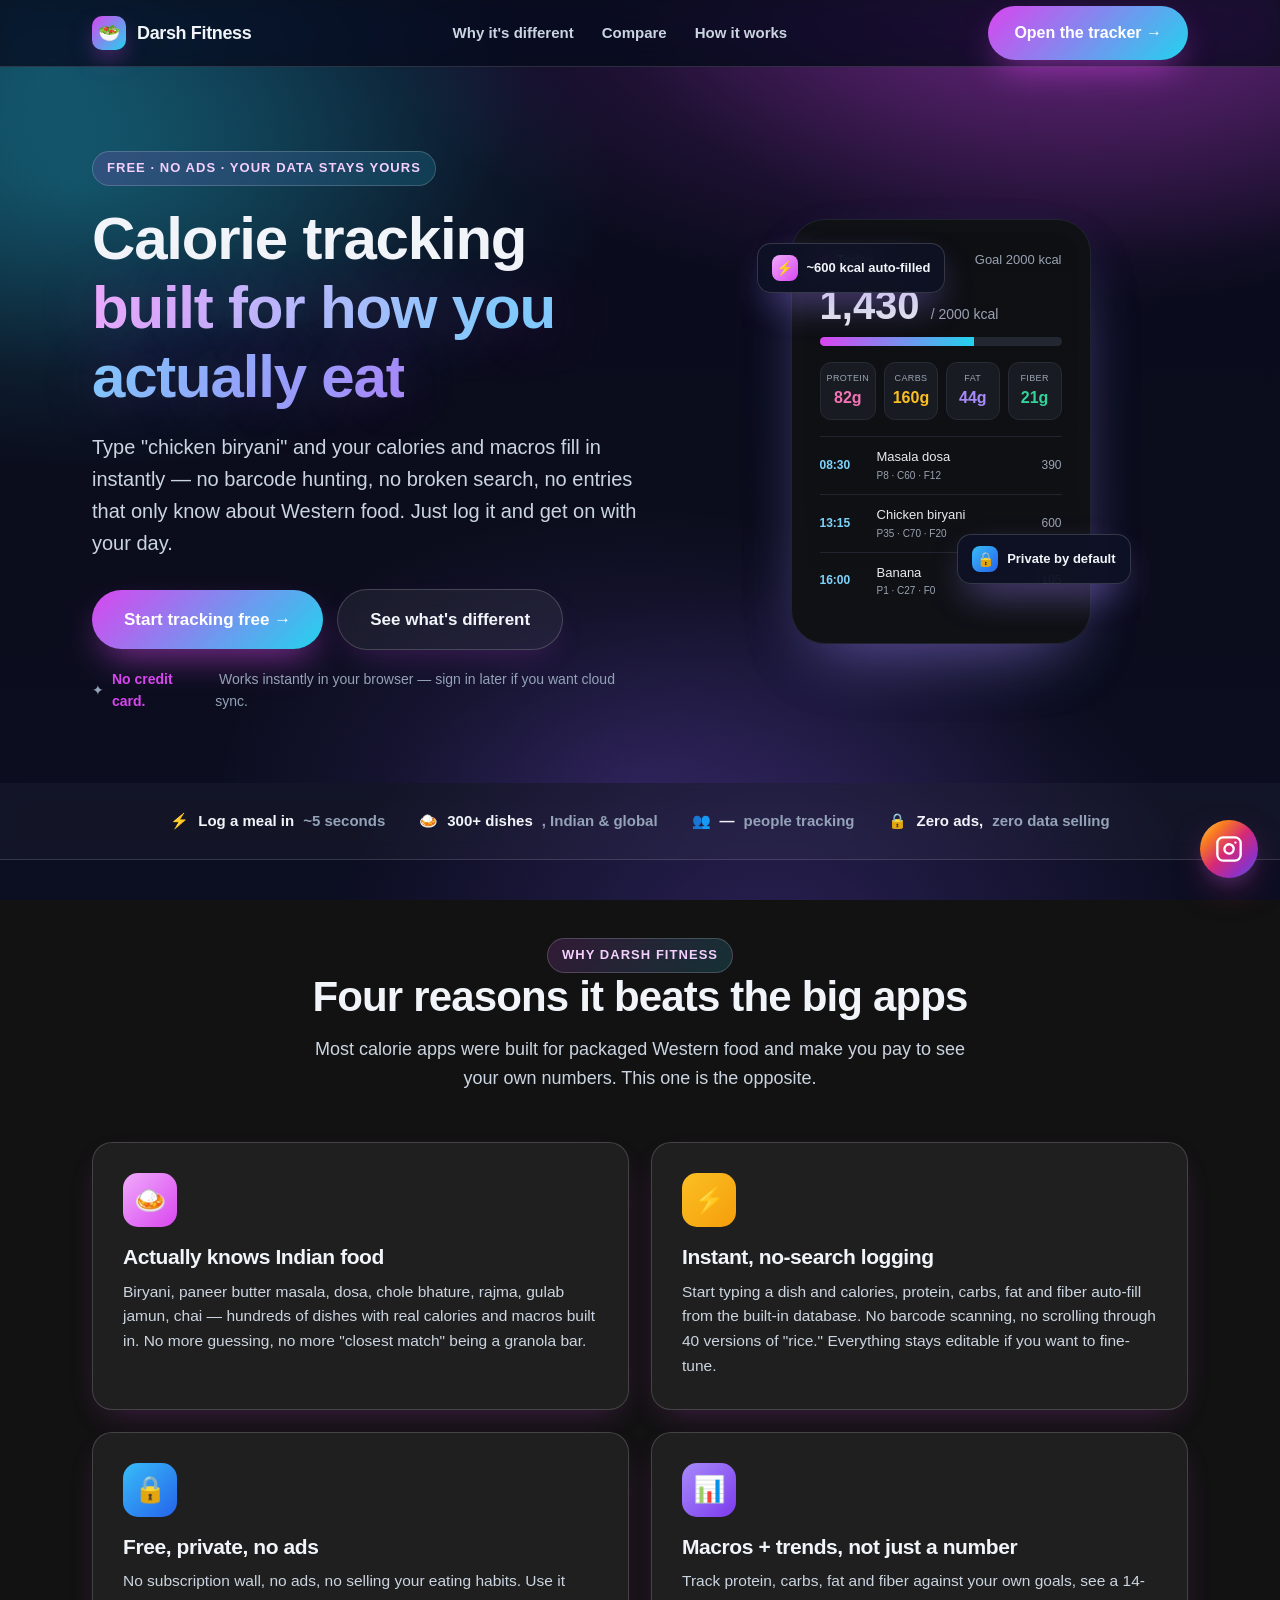
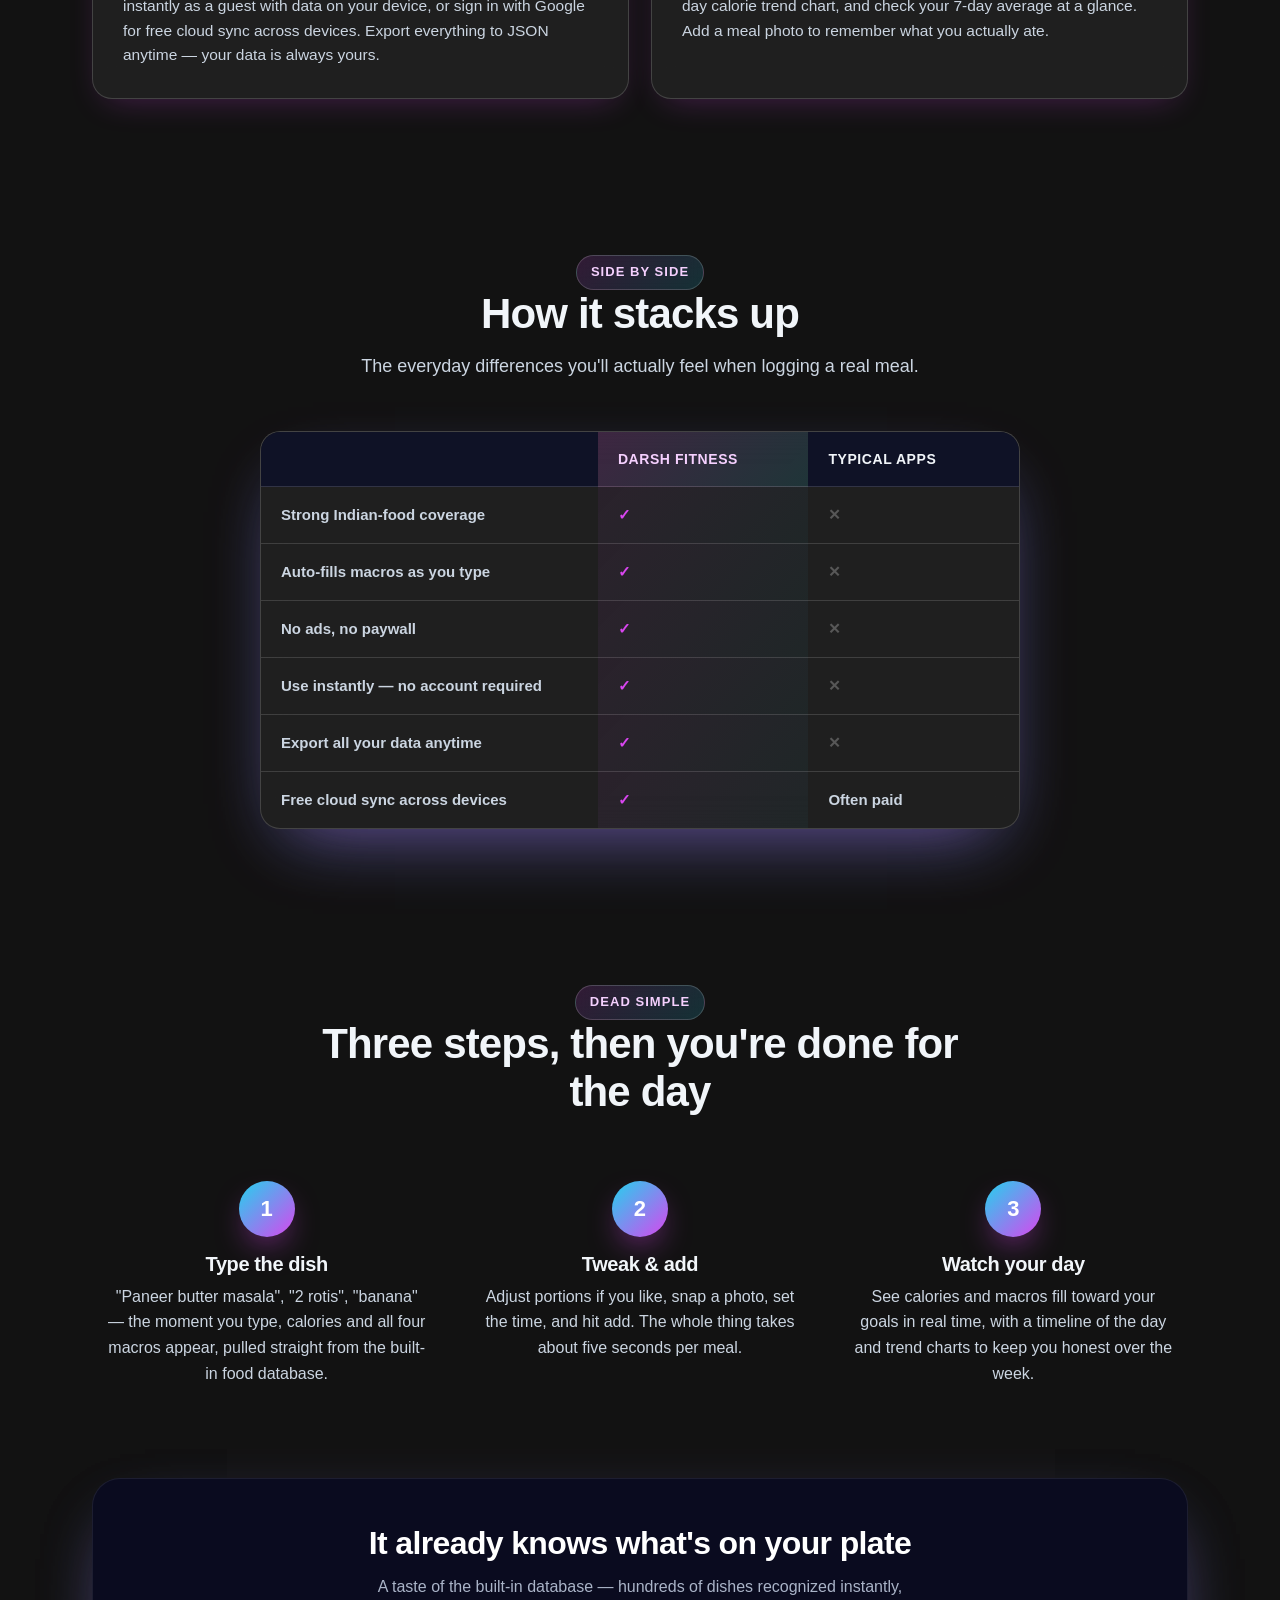
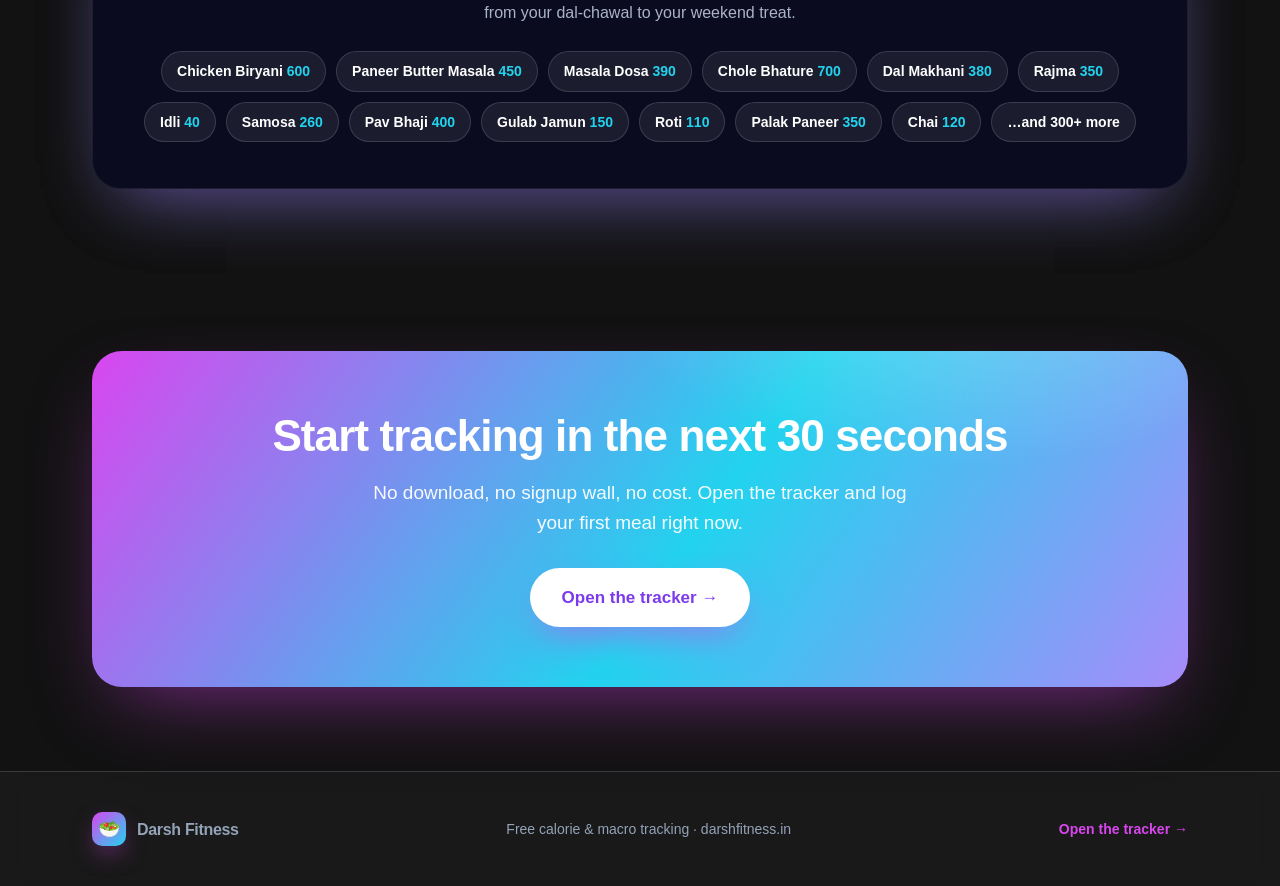
<file: index.html>
<!DOCTYPE html>
<html lang="en">
<head>
<meta charset="UTF-8">
<meta name="viewport" content="width=device-width, initial-scale=1.0">
<title>Darsh Fitness — The calorie tracker built for how Indians actually eat</title>
<meta name="description" content="Log a meal in seconds — just type the dish. Deep Indian-food coverage, full macro tracking, trends, and total privacy. Free, no ads, your data stays yours.">
<link rel="icon" type="image/svg+xml" href="favicon.svg">
<link rel="apple-touch-icon" href="favicon.svg">
<meta name="theme-color" content="#0b0d1c">

<link rel="canonical" href="https://darshfitness.in/">
<meta name="robots" content="index, follow, max-image-preview:large">
<meta name="author" content="Darsh Fitness">
<meta name="keywords" content="indian calorie tracker, calorie counter, indian food calories, biryani calories, intermittent fasting tracker, macro tracker, free fitness app, no ads calorie tracker">

<!-- Open Graph (Facebook, LinkedIn, WhatsApp link preview) -->
<meta property="og:type" content="website">
<meta property="og:url" content="https://darshfitness.in/">
<meta property="og:title" content="Darsh Fitness — The calorie tracker built for how Indians actually eat">
<meta property="og:description" content="Log a meal in seconds — just type the dish. Deep Indian-food coverage, full macro tracking, intermittent fasting timer, AI-powered. Free, no ads.">
<meta property="og:image" content="https://darshfitness.in/og-image.png">
<meta property="og:image:width" content="1200">
<meta property="og:image:height" content="630">
<meta property="og:image:alt" content="Darsh Fitness — free AI calorie tracker for Indian food">
<meta property="og:site_name" content="Darsh Fitness">
<meta property="og:locale" content="en_IN">

<!-- Twitter Card -->
<meta name="twitter:card" content="summary_large_image">
<meta name="twitter:url" content="https://darshfitness.in/">
<meta name="twitter:title" content="Darsh Fitness — Calorie tracker built for Indian food">
<meta name="twitter:description" content="AI-powered. Type 'biryani' — calories + macros auto-fill. Free, no ads. Built for how Indians actually eat.">
<meta name="twitter:image" content="https://darshfitness.in/og-image.png">

<!-- JSON-LD: WebApplication + Organization (helps Google understand what the site is) -->
<script type="application/ld+json">
{
  "@context": "https://schema.org",
  "@graph": [
    {
      "@type": "WebApplication",
      "name": "Darsh Fitness — Calorie Tracker",
      "url": "https://darshfitness.in/",
      "description": "Free AI-powered calorie tracker built for Indian food. AI nutrition lookup, macro and sugar tracking, 12-protocol intermittent fasting timer, calorie target calculator. No ads, no paywall.",
      "applicationCategory": "HealthApplication",
      "operatingSystem": "Web, Android, iOS",
      "browserRequirements": "Requires a modern web browser with JavaScript enabled.",
      "offers": {
        "@type": "Offer",
        "price": "0",
        "priceCurrency": "INR"
      },
      "featureList": [
        "AI nutrition lookup for Indian food",
        "Calorie target calculator (BMR-based)",
        "Macro tracking: protein, carbs, fat, fiber, sugar",
        "Intermittent fasting timer with 12 protocols",
        "Fast history and streak tracking",
        "Cloud sync across devices"
      ],
      "publisher": {
        "@type": "Organization",
        "name": "Darsh Fitness"
      }
    },
    {
      "@type": "Organization",
      "name": "Darsh Fitness",
      "url": "https://darshfitness.in/",
      "logo": "https://darshfitness.in/favicon.svg",
      "description": "Free, AI-powered calorie tracker built for Indian food."
    }
  ]
}
</script>
<style>
  :root{
    --ink:#f1f5f9; --ink2:#cbd5e1; --muted:#94a3b8;
    --green:#d946ef; --green2:#f0abfc; --blue:#22d3ee; --blue2:#7dd3fc;
    --amber:#fbbf24; --pink:#f0abfc; --violet:#a78bfa;
    --bg:#0b0d1c; --soft:#0f1226; --soft2:#161937; --line:rgba(255,255,255,.14);
    --radius:20px;
    --shadow:0 28px 70px -28px rgba(217,70,239,.45), 0 28px 70px -28px rgba(34,211,238,.35);
    --shadow-sm:0 12px 34px -14px rgba(217,70,239,.30);
    --glass:rgba(255,255,255,.06);
  }
  *{box-sizing:border-box}
  html{scroll-behavior:smooth; color-scheme:dark}
  body{margin:0; font-family:-apple-system,BlinkMacSystemFont,"Segoe UI",Roboto,Helvetica,Arial,sans-serif; color:var(--ink); line-height:1.6; -webkit-font-smoothing:antialiased;
    background:
      radial-gradient(900px 520px at 88% -6%, rgba(217,70,239,.32), transparent 60%),
      radial-gradient(820px 520px at 4% 8%, rgba(34,211,238,.26), transparent 58%),
      radial-gradient(720px 600px at 60% 105%, rgba(139,92,246,.22), transparent 60%),
      linear-gradient(180deg,#0a0b1f,#0b0d1c 60%,#0c0e22); background-attachment:fixed;}
  a{color:inherit; text-decoration:none}
  .wrap{max-width:1140px; margin:0 auto; padding:0 22px}
  h1,h2,h3{line-height:1.15; letter-spacing:-.02em; margin:0}
  p{margin:0}
  .eyebrow{display:inline-block; font-size:13px; font-weight:700; letter-spacing:.08em; text-transform:uppercase; color:#f5d0fe; background:linear-gradient(135deg,rgba(217,70,239,.16),rgba(34,211,238,.16)); border:1px solid rgba(255,255,255,.18); padding:6px 14px; border-radius:99px; backdrop-filter:blur(8px);}

  /* Buttons */
  .btn{display:inline-flex; align-items:center; gap:9px; font-weight:700; font-size:16px; padding:14px 26px; border-radius:99px; cursor:pointer; border:none; transition:transform .15s ease, box-shadow .15s ease, background .15s;}
  .btn:hover{transform:translateY(-2px)}
  .btn-primary{background:linear-gradient(135deg,#d946ef,#22d3ee); color:#fff; box-shadow:0 16px 36px -10px rgba(217,70,239,.6);}
  .btn-primary:hover{box-shadow:0 22px 44px -10px rgba(217,70,239,.75), 0 22px 44px -10px rgba(34,211,238,.5);}
  .btn-ghost{background:var(--glass); color:var(--ink); border:1px solid rgba(255,255,255,.18); backdrop-filter:blur(10px); box-shadow:var(--shadow-sm);}
  .btn-lg{font-size:17px; padding:16px 32px}

  /* Nav */
  nav{position:sticky; top:0; z-index:50; backdrop-filter:saturate(180%) blur(14px); background:rgba(11,13,28,.72); border-bottom:1px solid var(--line);}
  .nav-inner{display:flex; align-items:center; justify-content:space-between; height:66px}
  .brand{display:flex; align-items:center; gap:11px; font-weight:800; font-size:18px; letter-spacing:-.02em}
  .brand .logo{width:34px; height:34px; border-radius:10px; background:linear-gradient(135deg,#d946ef,#22d3ee); display:grid; place-items:center; color:#fff; font-size:18px; box-shadow:0 10px 24px -6px rgba(217,70,239,.55)}
  .nav-links{display:flex; align-items:center; gap:28px; font-size:15px; font-weight:600; color:var(--ink2)}
  .nav-links a:hover{color:var(--ink)}
  .nav-cta{display:flex; align-items:center; gap:14px}
  @media(max-width:780px){ .nav-links{display:none} }

  /* Hero */
  .hero{position:relative; overflow:hidden; padding:84px 0 70px;
    background:
      radial-gradient(1100px 520px at 80% -10%, rgba(217,70,239,.28), transparent 60%),
      radial-gradient(900px 480px at 6% 16%, rgba(34,211,238,.24), transparent 60%),
      radial-gradient(700px 460px at 50% 100%, rgba(139,92,246,.18), transparent 60%);}
  .hero-grid{display:grid; grid-template-columns:1.05fr .95fr; gap:54px; align-items:center}
  @media(max-width:900px){ .hero-grid{grid-template-columns:1fr; gap:40px} }
  .hero h1{font-size:clamp(36px,5.2vw,60px); font-weight:850; margin:18px 0 0}
  .hero h1 .grad{background:linear-gradient(115deg,#f0abfc,#7dd3fc 55%,#a78bfa); -webkit-background-clip:text; background-clip:text; color:transparent; text-shadow:0 0 60px rgba(217,70,239,.25)}
  .hero .lead{font-size:clamp(17px,2.1vw,20px); color:var(--ink2); margin:20px 0 30px; max-width:560px}
  .hero-actions{display:flex; flex-wrap:wrap; gap:14px; align-items:center}
  .hero-note{font-size:14px; color:var(--muted); margin-top:18px; display:flex; align-items:center; gap:8px}
  .hero-note b{color:var(--green)}

  /* Phone mockup */
  .mock{position:relative; margin:0 auto; width:300px; max-width:100%;}
  .phone{background:#0f1115; border-radius:34px; padding:12px; box-shadow:var(--shadow); border:1px solid #1f2530}
  .phone-screen{background:linear-gradient(180deg,#0d0f13,#0f1115); border-radius:24px; overflow:hidden; color:#e8eaee; padding:18px 16px 22px;}
  .ps-top{display:flex; align-items:center; justify-content:space-between; font-size:13px; color:#9aa3b2; margin-bottom:14px}
  .ps-dot{display:inline-flex; align-items:center; gap:7px; font-weight:600; color:#e8eaee}
  .ps-dot i{width:10px;height:10px;border-radius:50%;background:#d946ef;box-shadow:0 0 12px #d946ef}
  .ps-big{font-size:40px; font-weight:800; line-height:1}
  .ps-big small{font-size:14px; font-weight:500; color:#9aa3b2}
  .ps-prog{height:9px; background:#222732; border-radius:99px; overflow:hidden; margin:12px 0 16px}
  .ps-prog i{display:block; height:100%; width:64%; background:linear-gradient(90deg,#d946ef,#22d3ee)}
  .ps-macros{display:grid; grid-template-columns:repeat(4,1fr); gap:8px; margin-bottom:16px}
  .ps-m{background:#181b22; border:1px solid #262b35; border-radius:11px; padding:8px 6px; text-align:center}
  .ps-m .l{font-size:9px; text-transform:uppercase; letter-spacing:.04em; color:#9aa3b2}
  .ps-m .v{font-size:16px; font-weight:800}
  .ps-m.p .v{color:#f472b6} .ps-m.c .v{color:#fbbf24} .ps-m.f .v{color:#a78bfa} .ps-m.fb .v{color:#34d399}
  .ps-row{display:flex; align-items:center; gap:11px; padding:10px 0; border-top:1px solid #20252f}
  .ps-row .t{font-size:12px; color:#7dd3fc; font-weight:700; width:46px}
  .ps-row .nm{flex:1; font-size:13px}
  .ps-row .nm small{display:block; color:#9aa3b2; font-size:10px}
  .ps-row .cal{font-size:12px; color:#9aa3b2}
  .float{position:absolute; background:rgba(15,18,38,0.85); backdrop-filter:blur(14px); border-radius:14px; box-shadow:0 16px 40px -12px rgba(217,70,239,.45), 0 16px 40px -12px rgba(34,211,238,.30); padding:11px 14px; font-size:13px; font-weight:700; color:#f1f5f9; display:flex; align-items:center; gap:9px; border:1px solid rgba(255,255,255,0.16)}
  .float .ic{width:26px;height:26px;border-radius:8px;display:grid;place-items:center;color:#fff;font-size:14px}
  .float.f1{top:24px; left:-34px; animation:bob 4s ease-in-out infinite}
  .float.f2{bottom:60px; right:-40px; animation:bob 4.6s ease-in-out infinite .6s}
  @media(max-width:520px){ .float.f1{left:-6px} .float.f2{right:-6px} }
  @keyframes bob{0%,100%{transform:translateY(0)}50%{transform:translateY(-9px)}}

  /* Trust bar */
  .trust{padding:26px 0; border-bottom:1px solid var(--line); background:rgba(255,255,255,.03); backdrop-filter:blur(10px)}
  .trust-row{display:flex; flex-wrap:wrap; gap:14px 34px; align-items:center; justify-content:center; color:var(--muted); font-weight:600; font-size:15px}
  .trust-row .chip{display:inline-flex; align-items:center; gap:9px}
  .trust-row .chip b{color:var(--ink)}

  /* Sections */
  section{padding:78px 0}
  .sec-head{text-align:center; max-width:680px; margin:0 auto 50px}
  .sec-head h2{font-size:clamp(28px,3.6vw,42px); font-weight:850}
  .sec-head p{font-size:18px; color:var(--ink2); margin-top:14px}

  /* Differentiator cards */
  .feat-grid{display:grid; grid-template-columns:repeat(2,1fr); gap:22px}
  @media(max-width:820px){ .feat-grid{grid-template-columns:1fr} }
  .feat{background:var(--glass); border:1px solid rgba(255,255,255,.16); border-radius:var(--radius); padding:30px; box-shadow:var(--shadow-sm); backdrop-filter:blur(18px); transition:transform .18s, box-shadow .18s}
  .feat:hover{transform:translateY(-4px); box-shadow:var(--shadow)}
  .feat .ic{width:54px; height:54px; border-radius:15px; display:grid; place-items:center; font-size:26px; color:#fff; margin-bottom:18px}
  .feat h3{font-size:21px; font-weight:800}
  .feat p{color:var(--ink2); margin-top:10px; font-size:15.5px}
  .ic-green{background:linear-gradient(135deg,#f0abfc,#d946ef)}
  .ic-blue{background:linear-gradient(135deg,#38bdf8,#2563eb)}
  .ic-amber{background:linear-gradient(135deg,#fbbf24,#f59e0b)}
  .ic-violet{background:linear-gradient(135deg,#a78bfa,#7c3aed)}
  .ic-pink{background:linear-gradient(135deg,#f472b6,#ec4899)}
  .ic-teal{background:linear-gradient(135deg,#34d399,#0ea5e9)}

  /* Comparison */
  .compare{background:transparent}
  .ctable{max-width:760px; margin:0 auto; background:var(--glass); border:1px solid rgba(255,255,255,.16); border-radius:20px; overflow:hidden; box-shadow:var(--shadow); backdrop-filter:blur(18px)}
  .ctable .crow{display:grid; grid-template-columns:1.6fr 1fr 1fr}
  .ctable .crow > div{padding:16px 20px; border-bottom:1px solid var(--line); display:flex; align-items:center; gap:8px; font-size:15px}
  .ctable .crow:last-child > div{border-bottom:none}
  .ctable .chead > div{font-weight:800; font-size:14px; text-transform:uppercase; letter-spacing:.04em; background:var(--soft)}
  .ctable .chead .us{color:#f5d0fe; background:linear-gradient(135deg,rgba(217,70,239,.16),rgba(34,211,238,.12))}
  .ctable .feature{color:var(--ink2); font-weight:600}
  .ctable .us{background:linear-gradient(135deg,rgba(217,70,239,.06),rgba(34,211,238,.04)); font-weight:700}
  .yes{color:var(--green); font-weight:800}
  .no{color:rgba(255,255,255,.25); font-weight:800}
  @media(max-width:620px){ .ctable .crow{grid-template-columns:1.4fr .8fr .8fr} .ctable .crow>div{padding:13px 12px; font-size:13.5px} }

  /* How it works */
  .steps{display:grid; grid-template-columns:repeat(3,1fr); gap:24px}
  @media(max-width:820px){ .steps{grid-template-columns:1fr} }
  .step{text-align:center; padding:14px}
  .step .n{width:56px;height:56px;margin:0 auto 16px; border-radius:50%; display:grid; place-items:center; font-weight:850; font-size:22px; color:#fff; background:linear-gradient(135deg,#22d3ee,#d946ef); box-shadow:0 14px 32px -10px rgba(217,70,239,.6)}
  .step h3{font-size:20px; font-weight:800}
  .step p{color:var(--ink2); margin-top:8px}

  /* Sample foods */
  .foods{background:#0a0b1f; color:#fff; border-radius:28px; padding:46px 30px; text-align:center; box-shadow:var(--shadow); border:1px solid rgba(255,255,255,.08)}
  .foods h3{font-size:clamp(24px,3vw,32px); font-weight:850}
  .foods p{color:#aab4c8; margin-top:12px; max-width:560px; margin-left:auto; margin-right:auto}
  .pills{display:flex; flex-wrap:wrap; gap:10px; justify-content:center; margin-top:26px}
  .pills span{background:rgba(255,255,255,.07); border:1px solid rgba(255,255,255,.14); padding:8px 15px; border-radius:99px; font-size:14px; font-weight:600}
  .pills span b{color:#22d3ee; font-weight:700}

  /* Final CTA */
  .cta{padding:84px 0}
  .cta-card{position:relative; overflow:hidden; border-radius:30px; padding:60px 40px; text-align:center; color:#fff;
    background:linear-gradient(125deg,#d946ef,#22d3ee 55%,#a78bfa); box-shadow:0 30px 80px -28px rgba(217,70,239,.55)}
  .cta-card::after{content:""; position:absolute; inset:0; background:radial-gradient(600px 300px at 80% -20%, rgba(255,255,255,.25), transparent 60%)}
  .cta-card > *{position:relative; z-index:1}
  .cta-card h2{font-size:clamp(28px,4vw,44px); font-weight:850}
  .cta-card p{font-size:19px; opacity:.95; margin:16px auto 30px; max-width:560px}
  .cta-card .btn-primary{background:#fff; color:#7c3aed}
  .cta-card .btn-primary:hover{background:#fdf4ff}

  /* Footer */
  footer{background:rgba(255,255,255,.03); border-top:1px solid var(--line); padding:40px 0; backdrop-filter:blur(10px)}
  .foot-inner{display:flex; flex-wrap:wrap; gap:18px; align-items:center; justify-content:space-between; color:var(--muted); font-size:14px}
  .foot-inner .brand{font-size:16px}

  /* ============ Floating Instagram button ============ */
  .insta-float{
    position:fixed; z-index:60;
    right:22px; bottom:22px;
    width:58px; height:58px;
    display:flex; align-items:center; justify-content:center;
    border-radius:50%;
    background:linear-gradient(135deg,#feda75 0%,#fa7e1e 22%,#d62976 50%,#962fbf 76%,#4f5bd5 100%);
    color:#fff;
    box-shadow:0 14px 36px -10px rgba(214,41,118,.55), 0 8px 20px -8px rgba(79,91,213,.5);
    transition:transform .2s ease, box-shadow .2s ease;
    text-decoration:none;
    animation:instaPulse 3.4s ease-in-out infinite;
  }
  .insta-float:hover{
    transform:translateY(-3px) scale(1.05);
    box-shadow:0 22px 46px -10px rgba(214,41,118,.7), 0 14px 30px -10px rgba(79,91,213,.65);
    animation:none;
  }
  .insta-float svg{width:28px; height:28px}
  .insta-float .tip{
    position:absolute; right:calc(100% + 12px); top:50%; transform:translateY(-50%);
    background:rgba(15,18,38,.94); backdrop-filter:blur(10px);
    border:1px solid rgba(255,255,255,.14);
    color:var(--ink); font-size:13px; font-weight:700; white-space:nowrap;
    padding:8px 14px; border-radius:99px;
    opacity:0; pointer-events:none; transition:opacity .18s ease, transform .18s ease;
  }
  .insta-float:hover .tip{opacity:1; transform:translateY(-50%) translateX(-2px)}
  @keyframes instaPulse{
    0%,100%{box-shadow:0 14px 36px -10px rgba(214,41,118,.55), 0 8px 20px -8px rgba(79,91,213,.5)}
    50%{box-shadow:0 18px 44px -10px rgba(214,41,118,.75), 0 12px 28px -8px rgba(79,91,213,.7)}
  }
  @media (max-width:640px){
    .insta-float{width:52px; height:52px; right:16px; bottom:16px}
    .insta-float svg{width:26px; height:26px}
    .insta-float .tip{display:none} /* the icon is enough on small screens */
  }

  /* ============ Mobile refinements ============
     Tighten padding/typography on small screens so the desktop layout
     translates to a comfortable phone experience without side scroll.
     ============================================================ */
  @media (max-width:820px){
    section{padding:56px 0}
    .cta{padding:56px 0}
    .sec-head{margin-bottom:36px}
  }
  @media (max-width:640px){
    .wrap{padding:0 18px}
    .nav-inner{height:60px}
    .brand{font-size:16px; gap:9px}
    .brand .logo{width:30px; height:30px; font-size:16px; border-radius:9px}
    .nav-cta .btn{padding:10px 16px; font-size:14px}
    .hero{padding:44px 0 44px}
    .hero h1{font-size:clamp(30px,8vw,42px); margin-top:14px}
    .hero .lead{font-size:16px; margin:16px 0 22px}
    .btn, .btn-lg{padding:13px 22px; font-size:15px}
    .btn-lg{padding:14px 24px; font-size:16px}
    .hero-actions{gap:10px}
    .hero-actions .btn{flex:1 1 auto; justify-content:center}
    .hero-note{font-size:13px; margin-top:14px}
    .trust{padding:20px 0}
    .trust-row{gap:10px 20px; font-size:14px}
    section{padding:44px 0}
    .cta{padding:44px 0}
    .sec-head{margin-bottom:28px}
    .sec-head h2{font-size:clamp(26px,6.5vw,34px)}
    .sec-head p{font-size:15.5px; margin-top:10px}
    .feat{padding:22px}
    .feat h3{font-size:19px}
    .feat p{font-size:15px}
    .feat .ic{width:46px; height:46px; font-size:22px; border-radius:13px; margin-bottom:14px}
    .step{padding:6px}
    .step .n{width:48px; height:48px; font-size:19px; margin-bottom:12px}
    .step h3{font-size:18px}
    .foods{padding:34px 20px; border-radius:22px}
    .pills{gap:8px; margin-top:20px}
    .pills span{font-size:13px; padding:7px 12px}
    .cta-card{padding:44px 22px; border-radius:22px}
    .cta-card p{font-size:16px; margin:14px auto 24px}
    footer{padding:28px 0}
    .foot-inner{gap:10px; font-size:13px; justify-content:center; text-align:center}
    /* Phone mockup — keep it visible but not oversized on small screens */
    .mock{width:260px}
    .phone{padding:10px; border-radius:30px}
    .phone-screen{padding:14px 12px 18px; border-radius:22px}
    .ps-big{font-size:34px}
    .ps-macros{gap:6px}
    .ps-m .v{font-size:14px}
    .float{padding:9px 12px; font-size:12px}
    .float .ic{width:22px; height:22px; font-size:12px}
  }
  @media (max-width:400px){
    .wrap{padding:0 14px}
    .hero{padding:32px 0 32px}
    .hero h1{font-size:clamp(26px,8.5vw,34px)}
    .brand .b2{display:none}
    .mock{width:230px}
    .ctable .crow{grid-template-columns:1.5fr .7fr .7fr}
    .ctable .crow > div{padding:11px 8px; font-size:12.5px}
  }
</style>
</head>
<body>

<nav>
  <div class="wrap nav-inner">
    <div class="brand"><span class="logo">🥗</span> Darsh Fitness</div>
    <div class="nav-links">
      <a href="#features">Why it's different</a>
      <a href="#compare">Compare</a>
      <a href="#how">How it works</a>
    </div>
    <div class="nav-cta">
      <a class="btn btn-primary" href="app.html">Open the tracker →</a>
    </div>
  </div>
</nav>

<!-- HERO -->
<header class="hero">
  <div class="wrap hero-grid">
    <div>
      <span class="eyebrow">Free · No ads · Your data stays yours</span>
      <h1>Calorie tracking <span class="grad">built for how you actually eat</span></h1>
      <p class="lead">Type "chicken biryani" and your calories and macros fill in instantly — no barcode hunting, no broken search, no entries that only know about Western food. Just log it and get on with your day.</p>
      <div class="hero-actions">
        <a class="btn btn-primary btn-lg" href="app.html">Start tracking free →</a>
        <a class="btn btn-ghost btn-lg" href="#features">See what's different</a>
      </div>
      <div class="hero-note">✦ <b>No credit card.</b> &nbsp;Works instantly in your browser — sign in later if you want cloud sync.</div>
    </div>

    <div class="mock">
      <div class="float f1"><span class="ic ic-green">⚡</span> ~600 kcal auto-filled</div>
      <div class="float f2"><span class="ic ic-blue">🔒</span> Private by default</div>
      <div class="phone">
        <div class="phone-screen">
          <div class="ps-top">
            <span class="ps-dot"><i></i> Today</span>
            <span>Goal 2000 kcal</span>
          </div>
          <div class="ps-big">1,430 <small>/ 2000 kcal</small></div>
          <div class="ps-prog"><i></i></div>
          <div class="ps-macros">
            <div class="ps-m p"><div class="l">Protein</div><div class="v">82g</div></div>
            <div class="ps-m c"><div class="l">Carbs</div><div class="v">160g</div></div>
            <div class="ps-m f"><div class="l">Fat</div><div class="v">44g</div></div>
            <div class="ps-m fb"><div class="l">Fiber</div><div class="v">21g</div></div>
          </div>
          <div class="ps-row"><span class="t">08:30</span><span class="nm">Masala dosa<small>P8 · C60 · F12</small></span><span class="cal">390</span></div>
          <div class="ps-row"><span class="t">13:15</span><span class="nm">Chicken biryani<small>P35 · C70 · F20</small></span><span class="cal">600</span></div>
          <div class="ps-row"><span class="t">16:00</span><span class="nm">Banana<small>P1 · C27 · F0</small></span><span class="cal">105</span></div>
        </div>
      </div>
    </div>
  </div>
</header>

<!-- TRUST BAR -->
<div class="trust">
  <div class="wrap trust-row">
    <span class="chip">⚡ <b>Log a meal in</b> ~5 seconds</span>
    <span class="chip">🍛 <b>300+ dishes</b>, Indian & global</span>
    <span class="chip">👥 <b id="userCount">—</b> <span id="userLabel">people tracking</span></span>
    <span class="chip">🔒 <b>Zero ads,</b> zero data selling</span>
  </div>
</div>

<!-- DIFFERENTIATORS -->
<section id="features">
  <div class="wrap">
    <div class="sec-head">
      <span class="eyebrow">Why Darsh Fitness</span>
      <h2>Four reasons it beats the big apps</h2>
      <p>Most calorie apps were built for packaged Western food and make you pay to see your own numbers. This one is the opposite.</p>
    </div>
    <div class="feat-grid">
      <div class="feat">
        <div class="ic ic-green">🍛</div>
        <h3>Actually knows Indian food</h3>
        <p>Biryani, paneer butter masala, dosa, chole bhature, rajma, gulab jamun, chai — hundreds of dishes with real calories and macros built in. No more guessing, no more "closest match" being a granola bar.</p>
      </div>
      <div class="feat">
        <div class="ic ic-amber">⚡</div>
        <h3>Instant, no-search logging</h3>
        <p>Start typing a dish and calories, protein, carbs, fat and fiber auto-fill from the built-in database. No barcode scanning, no scrolling through 40 versions of "rice." Everything stays editable if you want to fine-tune.</p>
      </div>
      <div class="feat">
        <div class="ic ic-blue">🔒</div>
        <h3>Free, private, no ads</h3>
        <p>No subscription wall, no ads, no selling your eating habits. Use it instantly as a guest with data on your device, or sign in with Google for free cloud sync across devices. Export everything to JSON anytime — your data is always yours.</p>
      </div>
      <div class="feat">
        <div class="ic ic-violet">📊</div>
        <h3>Macros + trends, not just a number</h3>
        <p>Track protein, carbs, fat and fiber against your own goals, see a 14-day calorie trend chart, and check your 7-day average at a glance. Add a meal photo to remember what you actually ate.</p>
      </div>
    </div>
  </div>
</section>

<!-- COMPARISON -->
<section id="compare" class="compare">
  <div class="wrap">
    <div class="sec-head">
      <span class="eyebrow">Side by side</span>
      <h2>How it stacks up</h2>
      <p>The everyday differences you'll actually feel when logging a real meal.</p>
    </div>
    <div class="ctable">
      <div class="crow chead">
        <div class="feature">&nbsp;</div>
        <div class="us">Darsh Fitness</div>
        <div>Typical apps</div>
      </div>
      <div class="crow">
        <div class="feature">Strong Indian-food coverage</div>
        <div class="us"><span class="yes">✓</span></div>
        <div><span class="no">✕</span></div>
      </div>
      <div class="crow">
        <div class="feature">Auto-fills macros as you type</div>
        <div class="us"><span class="yes">✓</span></div>
        <div><span class="no">✕</span></div>
      </div>
      <div class="crow">
        <div class="feature">No ads, no paywall</div>
        <div class="us"><span class="yes">✓</span></div>
        <div><span class="no">✕</span></div>
      </div>
      <div class="crow">
        <div class="feature">Use instantly — no account required</div>
        <div class="us"><span class="yes">✓</span></div>
        <div><span class="no">✕</span></div>
      </div>
      <div class="crow">
        <div class="feature">Export all your data anytime</div>
        <div class="us"><span class="yes">✓</span></div>
        <div><span class="no">✕</span></div>
      </div>
      <div class="crow">
        <div class="feature">Free cloud sync across devices</div>
        <div class="us"><span class="yes">✓</span></div>
        <div class="feature">Often paid</div>
      </div>
    </div>
  </div>
</section>

<!-- HOW IT WORKS -->
<section id="how">
  <div class="wrap">
    <div class="sec-head">
      <span class="eyebrow">Dead simple</span>
      <h2>Three steps, then you're done for the day</h2>
    </div>
    <div class="steps">
      <div class="step">
        <div class="n">1</div>
        <h3>Type the dish</h3>
        <p>"Paneer butter masala", "2 rotis", "banana" — the moment you type, calories and all four macros appear, pulled straight from the built-in food database.</p>
      </div>
      <div class="step">
        <div class="n">2</div>
        <h3>Tweak & add</h3>
        <p>Adjust portions if you like, snap a photo, set the time, and hit add. The whole thing takes about five seconds per meal.</p>
      </div>
      <div class="step">
        <div class="n">3</div>
        <h3>Watch your day</h3>
        <p>See calories and macros fill toward your goals in real time, with a timeline of the day and trend charts to keep you honest over the week.</p>
      </div>
    </div>
  </div>
</section>

<!-- SAMPLE FOODS -->
<section style="padding-top:0">
  <div class="wrap">
    <div class="foods">
      <h3>It already knows what's on your plate</h3>
      <p>A taste of the built-in database — hundreds of dishes recognized instantly, from your dal-chawal to your weekend treat.</p>
      <div class="pills">
        <span>Chicken Biryani <b>600</b></span>
        <span>Paneer Butter Masala <b>450</b></span>
        <span>Masala Dosa <b>390</b></span>
        <span>Chole Bhature <b>700</b></span>
        <span>Dal Makhani <b>380</b></span>
        <span>Rajma <b>350</b></span>
        <span>Idli <b>40</b></span>
        <span>Samosa <b>260</b></span>
        <span>Pav Bhaji <b>400</b></span>
        <span>Gulab Jamun <b>150</b></span>
        <span>Roti <b>110</b></span>
        <span>Palak Paneer <b>350</b></span>
        <span>Chai <b>120</b></span>
        <span>…and 300+ more</span>
      </div>
    </div>
  </div>
</section>

<!-- FINAL CTA -->
<section class="cta">
  <div class="wrap">
    <div class="cta-card">
      <h2>Start tracking in the next 30 seconds</h2>
      <p>No download, no signup wall, no cost. Open the tracker and log your first meal right now.</p>
      <a class="btn btn-primary btn-lg" href="app.html">Open the tracker →</a>
    </div>
  </div>
</section>

<footer>
  <div class="wrap foot-inner">
    <div class="brand"><span class="logo">🥗</span> Darsh Fitness</div>
    <div>Free calorie &amp; macro tracking · darshfitness.in</div>
    <div><a href="app.html" style="color:var(--green); font-weight:700">Open the tracker →</a></div>
  </div>
</footer>

<script>
/* Count this browser's visit (once ever) and display the live user count from the Cloudflare Worker */
(function(){
  const WORKER = 'https://billowing-water-d051darshfitness.darshanjoshi9.workers.dev';
  const updateUI = (n) => {
    const el = document.getElementById('userCount');
    const lbl = document.getElementById('userLabel');
    if(el && typeof n === 'number'){
      el.textContent = n.toLocaleString();
      if(lbl) lbl.textContent = (n === 1) ? 'person tracking' : 'people tracking';
    }
  };
  let visited = false;
  try{ visited = !!localStorage.getItem('df_visited_v1'); }catch(e){}
  if(!visited){
    try{ localStorage.setItem('df_visited_v1','1'); }catch(e){}
    fetch(WORKER+'/visit',{method:'POST',headers:{'Content-Type':'application/json'},body:'{}'})
      .then(r=>r.ok?r.json():null)
      .then(d=>{ if(d && typeof d.total_users === 'number') updateUI(d.total_users); })
      .catch(()=>{});
  } else {
    fetch(WORKER+'/stats')
      .then(r=>r.ok?r.json():null)
      .then(d=>{ if(d && typeof d.total_users === 'number') updateUI(d.total_users); })
      .catch(()=>{});
  }
})();
</script>

<!-- Floating Instagram button — follows on Instagram in a new tab -->
<a class="insta-float" href="https://www.instagram.com/trackmycalori_e/"
   target="_blank" rel="noopener noreferrer"
   aria-label="Follow Darsh Fitness on Instagram (@trackmycalori_e)"
   title="Follow @trackmycalori_e on Instagram">
  <span class="tip">Follow @trackmycalori_e</span>
  <svg viewBox="0 0 24 24" fill="none" stroke="currentColor" stroke-width="2" stroke-linecap="round" stroke-linejoin="round" aria-hidden="true">
    <rect x="2" y="2" width="20" height="20" rx="5" ry="5"/>
    <path d="M16 11.37A4 4 0 1 1 12.63 8 4 4 0 0 1 16 11.37z"/>
    <line x1="17.5" y1="6.5" x2="17.51" y2="6.5"/>
  </svg>
</a>

</body>
</html>
                                                                                                                                                                                                                                                                                                                                                                                                                                                                                                                                                                                                                                                                                                                                                                                                                                                                                                                                                                                                                                                                                                                                                                                                                                                                                                                                                                                                                                                                                                                                                                                                                                                                                                                                                                                                                                                                                                                                                                                                                                                                                                                                                                                                                                                                                                                                                                                                                                                                                                                                                                                                                                                                                                                                                                                                                                                                                                                                                                                                                                                                                                                                                                                                                                                                                                                                                                                                                                                                                                                                                                                                                                                                                                                                                                                                                                                                                                                                                                                                                                                                                                                                                                                                                                                                                                                                                                                                                                                                                                                                                                                                                                                                                                                                                                                                                                                                                                                                                                                                                                                                                                                                                                                                                                                                                                                                                                                                                                                                                                                                                                                                                                                                                                                                                                                                                                                                                                                                                                                                                                                                                                                                                                                                                                                                                                                                                                                                                                                                                                                                                                                                                                                                                                                                                                                                                                                                                                                                                                                                                                                                                                                                                                                                                                                                                                                                                                                                                                                                                                                                                                                                                                                                                                                                                                                                                                                                                                                                                                                                                                                                                                                                                                                                                                                                                                                                                                                                                                                                                                                                                                                                                                                                                                                                                                                                                                                                                                                                                                                                                                                                                                                                                                                                                                                                                                                                                                                                                                                                                                                                                                                                                                                                                                                                                                                                                                                                                                                                                                                                                                                                                                                                                                                                                                                                                                                                                                                                                                                                                                                                                                                                                                                                                                                                                                                                                                                                                                                                                                                                                                                                                                                                                                                                                                                                                                                                                                                                                                                                                                                                                                                                                                                                                                                                                                                                                                                                                                                                                                                                                                                                                                                                                                                                                                                                                                                                                                                                                                                                                                                                                                                                                                                                                                                                                                                                                                                                                                                                                                                                                                                                                                                                                                                                                                                                                                                                                                                                                                                                                                                                                                                                                                                                                                                                                                                                                                                                                                                                                                                                                                                                                                                                                                                                                                                                                                                                                                                                                                                                                                                                                                                                                                                                                                                                                                                                                                                                                                                                                                                                                                                                                                                                                                                                                                                                                                                                                                                                                                                                                                                                                                                                                                                                                                                                                                                                                                                                                                                                
</file>
